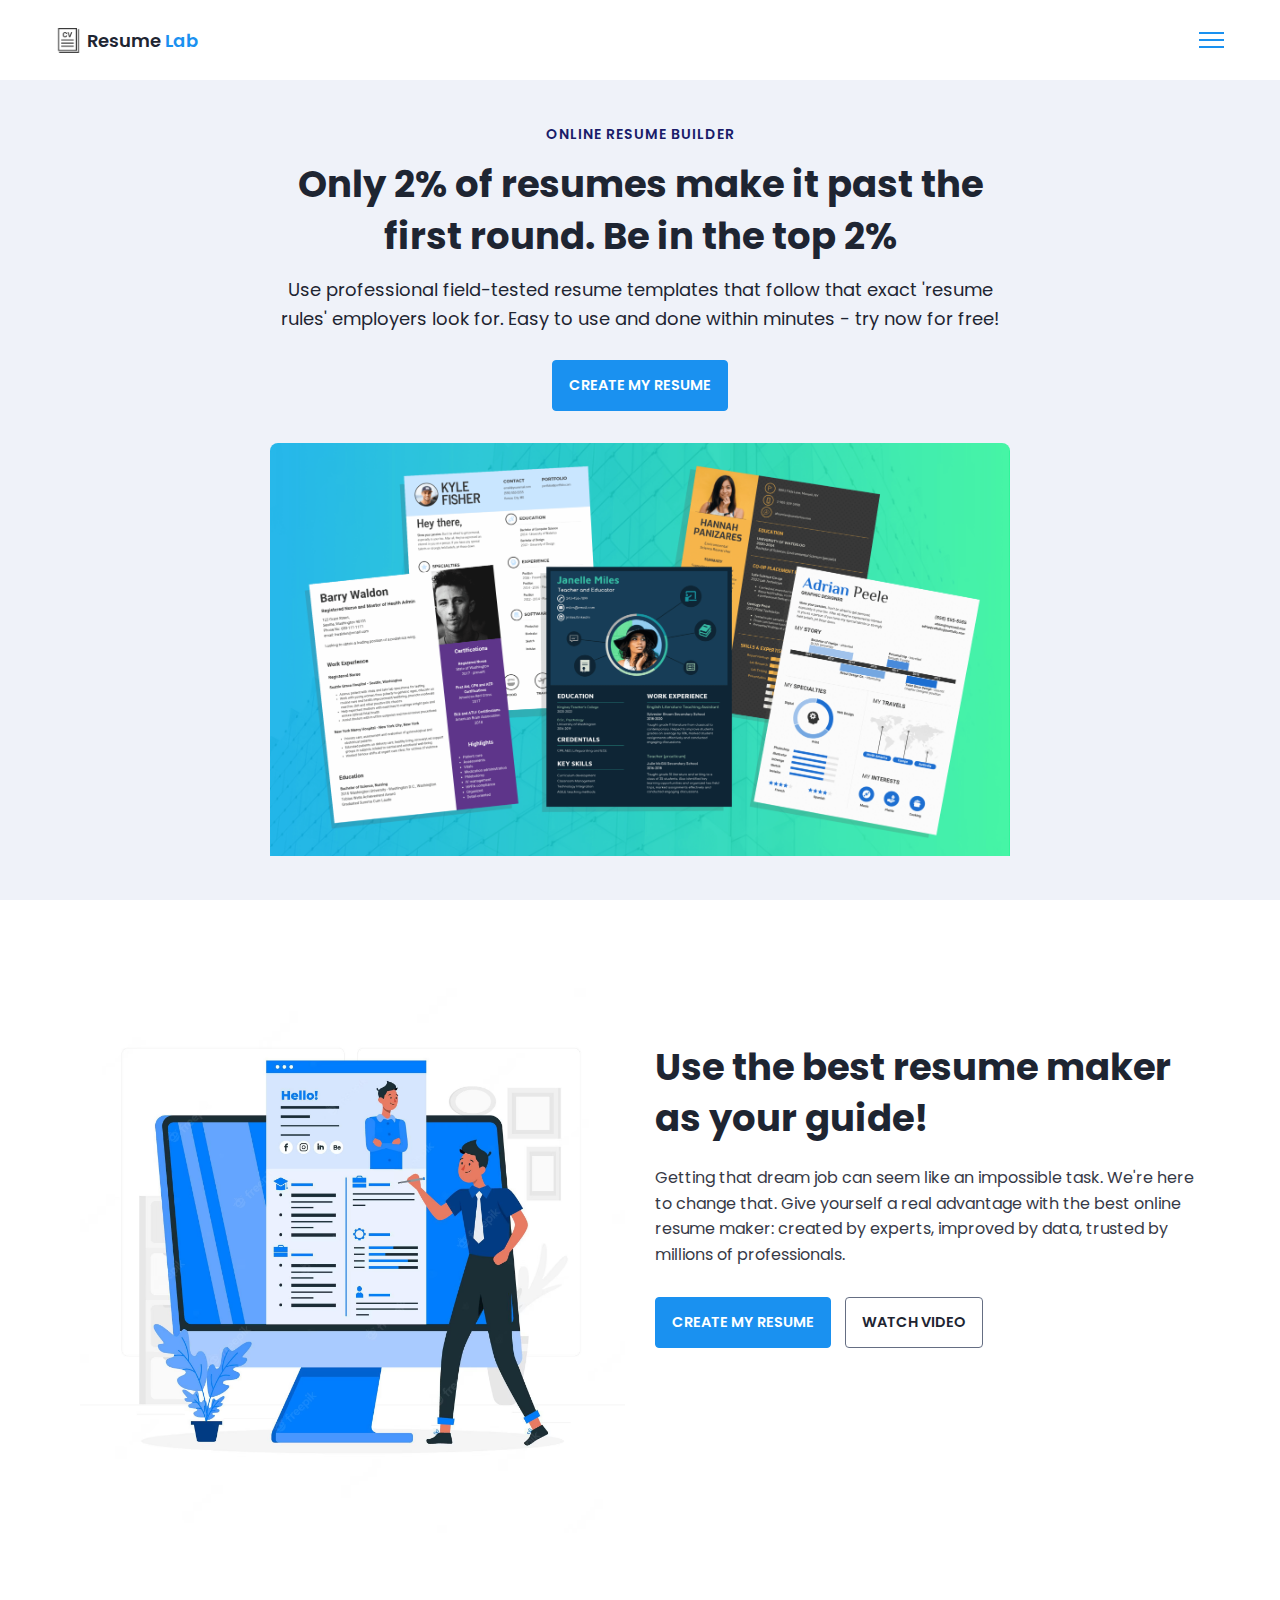
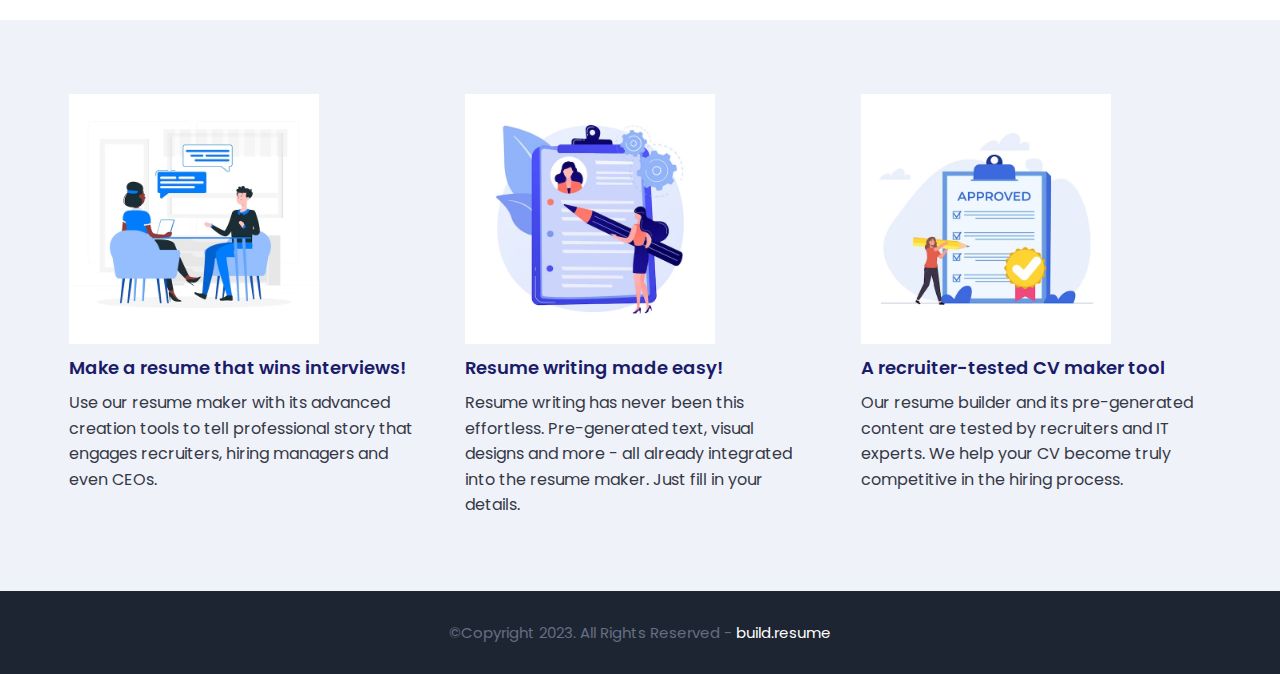
<file: index.html>
<!DOCTYPE html>
<html>
    <head>
        <meta charset="utf-8">
        <meta http-equiv="X-UA-Compatible" content="IE=edge">
        <title> Resume Lab</title>
        <meta name="description" content="">
        <meta name="viewport" content="width=device-width, initial-scale=1">
        <link rel="stylesheet" href="assets/css/main.css">
    </head>
    <body>

        <nav class = "navbar bg-white">
            <div class="container">
                <div class = "navbar-content">
                    <div class = "brand-and-toggler">
                        <a href = "index.html" class = "navbar-brand">
                            <img src = "assets/images/curriculum-vitae.png" alt = "" class = "navbar-brand-icon">
                            <span class = "navbar-brand-text">Resume <span>Lab</span>
                        </a>
                        <button type = "button" class = "navbar-toggler-btn">
                            <div class = "bars">
                                <div class = "bar"></div>
                                <div class = "bar"></div>
                                <div class = "bar"></div>
                            </div>
                        </button>
                    </div>
                </div>
            </div>
        </nav>

        <header class = "header bg-bright" id = "header">
            <div class = "container">
                <div class = "header-content text-center">
                    <h6 class = "text-uppercase text-blue-dark fs-14 fw-6 ls-1">online resume builder</h6>
                    <h1 class = "lg-title">Only 2% of resumes make it past the first round. Be in the top 2%</h1>
                    <p class = "text-dark fs-18">Use professional field-tested resume templates that follow that exact 'resume rules' employers look for. Easy to use and done within minutes - try now for free!</p>
                    <a href = "resume.html" class = "btn btn-primary text-uppercase">create my resume</a>
                    <img src = "assets/images/infographic-resume-template.png">
                </div>
            </div>
        </header>

        <div class="section-one">
            <div class="container">
                <div class = "section-one-content">
                    <div class="section-one-l">
                        <img src = "assets/images/online-resume-concept.avif">
                    </div>
                    <div class = "section-one-r text-center">
                        <h2 class = "lg-title">Use the best resume maker as your guide!</h2>
                        <p class = "text">Getting that dream job can seem like an impossible task. We're here to change that. Give yourself a real advantage with the best online resume maker: created by experts, improved by data, trusted by millions of professionals.</p>
                        <div class = "btn-group">
                            <a href = "resume.html" class = "btn btn-primary text-uppercase">create my resume</a>
                            <a href = "#" class = "btn btn-secondary text-uppercase">watch video</a>
                        </div>
                    </div>
                </div>
            </div>
        </div>

        <div class = "section-two bg-bright">
            <div class="container">
                <div class="section-two-content">
                    <div class = "section-items">
                        <div class = "section-item">
                            <div class = "section-item-icon">
                                <img src = "assets/images/interview-concept-img.avif" alt = "">
                            </div>
                            <h5 class = "section-item-title">Make a resume that wins interviews!</h5>
                            <p class = "text">Use our resume maker with its advanced creation tools to tell professional story that engages recruiters, hiring managers and even CEOs.</p>
                        </div>

                        <div class = "section-item">
                            <div class = "section-item-icon">
                                <img src = "assets/images/resume-writing-service-abstract-concept.avif" alt = "">
                            </div>
                            <h5 class = "section-item-title">Resume writing made easy!</h5>
                            <p class = "text">Resume writing has never been this effortless. Pre-generated text, visual designs and more - all already integrated into the resume maker. Just fill in your details.</p>
                        </div>

                        <div class = "section-item">
                            <div class = "section-item-icon">
                                <img src = "assets/images/product-quality-control-concept-vector-illustration.avif" alt = "">
                            </div>
                            <h5 class = "section-item-title">A recruiter-tested CV maker tool</h5>
                            <p class = "text">Our resume builder and its pre-generated content are tested by recruiters and IT experts. We help your CV become truly competitive in the hiring process.</p>
                        </div>
                    </div>
                </div>
            </div>
        </div>

        <footer class = "footer bg-dark">
            <div class="container">
                <div class = "footer-content text-center">
                    <p class="fs-15">&copy;Copyright 2023. All Rights Reserved - <span>build.resume</span></p>
                </div>
            </div>
        </footer>
        
    </body>
</html>
</file>
<file: assets/css/main.css>
@import url('https://fonts.googleapis.com/css2?family=Manrope:wght@200;300;400;500;600;700;800&family=Poppins:ital,wght@0,100;0,200;0,300;0,400;0,500;0,600;0,700;0,800;0,900;1,100;1,200;1,300;1,400;1,500;1,600;1,700;1,800;1,900&display=swap');

:root{
    --clr-blue: #1A91F0;
    --clr-blue-mid: #1170CD;
    --clr-blue-dark: #1A1C6A;
    --clr-white: #fff;
    --clr-bright: #EFF2F9;
    --clr-dark: #1e2532;
    --clr-black: #000;
    --clr-grey: #656e83;
    --clr-green: #084C41;
    --font-poppins: 'Poppins', sans-serif;
    --font-manrope: 'Manrope', sans-serif;;
    --transition: all 300ms ease-in-out;
}

*{
    padding: 0;
    margin: 0;
    box-sizing: border-box;
}

html{
    font-size: 10px;
}

body{
    font-size: 1.6rem;
    font-family: var(--font-poppins);
}

button{
    border: none;
    background-color: transparent;
    outline: 0;
    cursor: pointer;
    font-family: inherit;
}

img{
    width: 100%;
    display: block;
}

a{
    text-decoration: none;
}

/* fonts */
.font-poppins{font-family: var(--font-poppins);}
.font-manrope{font-family: var(--font-manrope);}

/* text colors */
.text-blue{color: var(--clr-blue);}
.text-blue-mid{color: var(--clr-blue-mid);}
.text-blue-dark{color: var(--clr-blue-dark);}
.text-bright{color: var(--clr-bright);}
.text-dark{color: var(--clr-dark);}
.text-grey{color: var(--clr-grey);}
.text-white{color: var(--clr-white);}

/* backgrounds */
.bg-blue{background-color: var(--clr-blue);}
.bg-blue-mid{background-color: var(--clr-blue-mid);}
.bg-blue-dark{background-color: var(--clr-blue-dark);}
.bg-bright{background-color: var(--clr-bright);}
.bg-dark{background-color: var(--clr-dark);}
.bg-grey{background-color: var(--clr-grey);}
.bg-white{background-color: var(--clr-white);}
.bg-black{background-color: var(--clr-black);}
.bg-green{background-color: var(--clr-green);}

.text-center{ text-align: center;}
.text-left{text-align: left;}
.text-right{text-align: right;}
.text-uppercase{text-transform: uppercase;}
.text-lowercase{text-transform: lowercase;}
.text-capitalize{text-transform: capitalize;}
.text{
    color: var(--clr-dark);
    opacity: 0.9;
    margin: 2rem 0;
    line-height: 1.6;
}

.fw-2{font-weight: 200;}
.fw-3{font-weight: 300;}
.fw-4{font-weight: 400;}
.fw-5{font-weight: 500;}
.fw-6{font-weight: 600;}
.fw-7{font-weight: 700;}
.fw-8{font-weight: 800;}

.fs-13{font-size: 13px;}
.fs-14{font-size: 14px;}
.fs-15{font-size: 15px;}
.fs-16{font-size: 16px;}
.fs-17{font-size: 17px;}
.fs-18{font-size: 18px;}
.fs-19{font-size: 19px;}
.fs-20{font-size: 20px;}
.fs-21{font-size: 21px;}
.fs-22{font-size: 22px;}
.fs-23{font-size: 23px;}
.fs-24{font-size: 24px;}
.fs-25{font-size: 25px;}

.ls-1{letter-spacing: 1px;}
.ls-2{letter-spacing: 2px;}

.container{
    max-width: 1200px;
    margin: 0 auto;
    padding: 0 1.6rem;
}

/* bars button */
.bars{
    display: flex;
    flex-direction: column;
    justify-content: space-between;
    height: 16.5px;
    width: 25px;
}
.bars .bar{
    width: 100%;
    height: 2px;
    background-color: var(--clr-blue);
    transition: var(--transition);
}

.bars:hover .bar{
    background-color: var(--clr-dark);
}

/* buttons */
.btn{
    font-size: 14.5px;
    font-weight: 600;
    padding: 1.4rem 1.6rem;
    border-radius: 4px;
    display: inline-block;
}

.btn-primary{
    background-color: var(--clr-blue);
    color: var(--clr-white);
    border: 1px solid var(--clr-blue);
    transition: var(--transition);
}

.btn-primary:hover{
    background-color: transparent;
    color: var(--clr-dark);
    border-color: var(--clr-grey);
}

.btn-secondary{
    background-color: transparent;
    color: var(--clr-dark);
    border: 1px solid var(--clr-grey);
    transition: var(--transition);
}

.btn-secondary:hover{
    background-color: var(--clr-blue);
    color: var(--clr-white);
    border-color: var(--clr-blue);
}

.btn-group button:first-child, .btn-group a:first-child{
    margin-right: 1rem!important;
}

/* navbar part */
.navbar{
    height: 80px;
    display: flex;
    align-items: center;
    box-shadow: rgba(0, 0, 0, 0.08) 0px 3px 8px;
}

.navbar .container{
    width: 100%;
}

.navbar-brand{
    display: flex;
    align-items: center;
    justify-content: flex-start;
    font-size: 1.8rem;
}
.navbar-brand-text{
    color: var(--clr-dark);
    font-weight: 600;
}
.navbar-brand-text span{
    color: var(--clr-blue);
}
.navbar-brand-icon{
    width: 25px;
    margin-right: 6px;
    opacity: 0.8;
}
.brand-and-toggler{
    display: flex;
    align-items: center;
    justify-content: space-between;
}
.header{
    min-height: calc(100vh - 80px);
    display: flex;
    flex-direction: column;
    align-items: center;
    justify-content: center;
}
.header-content{
    max-width: 740px;
    margin-right: auto;
    margin-left: auto;
}
.header-content img{
    max-width: 760px;
    border-top-right-radius: 8px;
    border-top-left-radius: 8px;
    margin-top: 3.2rem;
}
.lg-title{
    margin: 1.4rem 0;
    font-size: 37px;
    line-height: 1.4;
    color: var(--clr-dark);
}
.header-content p{
    margin-bottom: 2.6rem;
    line-height: 1.6;
}


/* section one */
.section-one{
    padding: 64px 0;
    min-height: 80vh;
    display: flex;
    align-items: center;
}
.section-one-l img{
    max-width: 545px;
    margin-right: auto;
    margin-left: auto;
}
.section-one-r{
    margin-top: 4rem;
}

.section-one .btn-group{
    margin-top: 2rem;
}
.section-one-r{
    max-width: 545px;
    margin-right: auto;
    margin-left: auto;
}
.section-one-r .btn-group{
    margin-top: 3rem;
}

/* section two */
.section-two{
    padding: 64px 0;
}
.section-two .section-items{
    display: grid;
    gap: 2rem;
}

.section-two .section-item{
    max-width: 350px;
    text-align: center;
    margin-right: auto;
    margin-left: auto;
}
.section-two .section-item-icon{
    margin: 1rem 0;
}
.section-two .section-item-icon img{
    width: 250px;
    margin-right: auto;
    margin-left: auto;
}
.section-two .section-item-title{
    color: var(--clr-blue-dark);
    font-size: 1.8rem;
    font-weight: 600;
}
.section-two .text{
    margin: 0.9rem 0;
}

/* footer */
.footer{
    padding: 3rem 0;
}
.footer-content p{
    color: var(--clr-grey);
}
.footer-content p span{
    color: var(--clr-white);
}

/* media queries */
@media screen and (min-width: 768px){
    .section-two .section-items{
        grid-template-columns: repeat(2, 1fr);
    }
}

@media screen and (min-width: 992px){
    .section-one-content{
        display: grid;
        grid-template-columns: repeat(2, 1fr);
        column-gap: 3rem;
    }
    .section-one-r{
        text-align: left;
    }
    .section-two .section-items{
        grid-template-columns: repeat(3, 1fr);
    }
    .section-two .section-item{
        text-align: left;
    }
    .section-two .section-item-icon img{
        margin-left: 0;
    }
}



/* resume page */
#about-sc{
    padding: 64px 0;
}

.cv-form-row-title{
    background-color: var(--clr-dark);
    padding: 0.8rem 1.6rem;
    margin-bottom: 2rem;
}

.cv-form-row-title h3{
    color: var(--clr-white);
    font-weight: 500;
    text-transform: uppercase;
    letter-spacing: 1.5px;
    font-size: 1.7rem;
}
.cv-form-blk{
    margin: 3rem 0;
}
.cv-form-row{
    padding: 3rem 2rem 0 2rem;
    border: 1px solid rgba(0, 0, 0, 0.08);
    margin-bottom: 1rem;
    position: relative;
}
textarea{
    resize: none;
}
.form-elem{
    margin-bottom: 3rem;
    position: relative;
}
.form-label{
    display: block;
    font-weight: 600;
    font-size: 14px;
    color: var(--clr-dark);
    margin-bottom: 0.5rem;
}
.form-control{
    border-radius: none;
    border: 1px solid rgba(0, 0, 0, 0.1);
    font-size: 14px;
    padding: 0.8rem 1.6rem;
    font-family: inherit;
    width: 100%;
    outline: 0;
    transition: var(--transition);
}

.form-control:focus{
    border-color: rgba(0, 0, 0, 0.3);
}
.form-text{
    color: #ca0b00;
    font-size: 12px;
    position: absolute;
    letter-spacing: 0.5px;
    top: calc(100% + 2px);
    left: 0;
    width: 100%;
}
.cols-3, .cols-2{
    display: grid;
}
.repeater-add-btn{
    width: 25px;
    height: 25px;
    background-color: var(--clr-blue-mid);
    font-size: 1.6rem;
    color: var(--clr-white);
    margin: 1rem 0;
}
.repeater-remove-btn{
    position: absolute;
    top: 10px;
    right: 10px;
    z-index: 999;
    width: 25px;
    height: 25px;
    border-radius: 50%;
    background-color: #ca0b00;
    color: var(--clr-white);
    font-size: 1.6rem;
}

/* preview section */
.preview-cnt{
    border-radius: 5px;
    display: grid;
    grid-template-columns: 32% auto;
    box-shadow: rgba(149, 157, 165, 0.2) 0px 8px 24px;
    overflow: hidden;
}

.preview-cnt-l{
    padding: 3rem 3rem 2rem 3rem;
}
.preview-cnt-r{
    padding: 3rem 3rem 3rem 4rem;
}
.preview-cnt-l .preview-blk:nth-child(1){
    text-align: center;
}
.preview-image{
    width: 120px;
    height: 120px;
    border-radius: 50%;
    overflow: hidden;
    margin-right: auto;
    margin-left: auto;
}
.preview-image img{
    width: 100%;
    height: 100%;
    object-fit: cover;
}
.preview-item-name{
    font-size: 2.4rem;
    font-weight: 600;
    margin: 1.8rem 0;
    position: relative;
}
.preview-item-name::after{
    position: absolute;
    content: "";
    bottom: -10px;
    width: 50px;
    height: 1.5px;
    background-color: rgba(255, 255, 255, 0.5);
    left: 50%;
    transform: translateX(-50%);
}
.preview-blk{
    padding: 1rem 0;
    margin-bottom: 1rem;
}
.preview-blk-title h3{
    text-transform: uppercase;
    letter-spacing: 0.5px;
    border-bottom: 0.5px solid rgba(0, 0, 0, 0.08);
    padding-bottom: 0.5rem;
}
.preview-blk-title{
    margin-bottom: 1rem;
}
.preview-blk-list .preview-item{
    font-size: 1.5rem;
    margin-bottom: 0.2rem;
    opacity: 0.95;
}
.preview-cnt-r .preview-blk-title{
    color: var(--clr-dark);
}
.preview-cnt-r .preview-blk-list .preview-item{
    margin-top: 1.8rem;
}

.achievements-items.preview-blk-list .preview-item span:first-child,
.educations-items.preview-blk-list .preview-item span:first-child,
.experiences-items.preview-blk-list .preview-item span:first-child{
    display: block;
    font-weight: 600;
    margin-bottom: 1rem;
    background-color: rgba(0, 0, 0, 0.03);
}

.educations-items.preview-blk-list .preview-item span:nth-child(2),
.experiences-items.preview-blk-list .preview-item span:nth-child(2){
    font-weight: 600;
    margin-right: 1rem;
}

.educations-items.preview-blk-list .preview-item span:nth-child(3),
.experiences-items.preview-blk-list .preview-item span:nth-child(3){
    font-style: italic;
    margin-right: 1rem;
}

.educations-items.preview-blk-list .preview-item span:nth-child(4),
.educations-items.preview-blk-list .preview-item span:nth-child(5),
.experiences-items.preview-blk-list .preview-item span:nth-child(4),
.experiences-items.preview-blk-list .preview-item span:nth-child(5){
    margin-right: 1rem;
    background-color: var(--clr-green);
    color: var(--clr-white);
    padding: 0 1rem;
    border-radius: 0.6rem;
}

.educations-items.preview-blk-list .preview-item span:nth-child(6),
.experiences-items.preview-blk-list .preview-item span:nth-child(6){
    font-size: 13.5px;
    display: block;
    opacity: 0.8;
    margin-top: 1rem;
}
.projects-items.preview-blk-list .preview-item span{
    display: block;
}

@media screen and (min-width: 768px){
    .cols-3{
        grid-template-columns: repeat(3, 1fr);
        column-gap: 2rem;
    }
    .cols-2{
        grid-template-columns: repeat(2, 1fr);
        column-gap: 2rem;
    }
}

@media screen and (min-width: 992px){
    .cv-form-row{
        padding: 3rem 3rem 0rem 3rem;
    }
    .cols-3{
        grid-template-columns: repeat(3, 1fr);
    }
}

.print-btn-sc{
    margin: 2rem 0 6rem 0;
}

/* print section */
@media print{
    body *{
        visibility: hidden;
    }

    .non_print_area{
        display: none;
    }

    .print_area, .print_area *{
        visibility: visible;
    }

    .print_area{
        width: 100%;
        position: absolute;
        left: 0;
        top: 0;
        overflow: hidden;
    }
}
</file>
